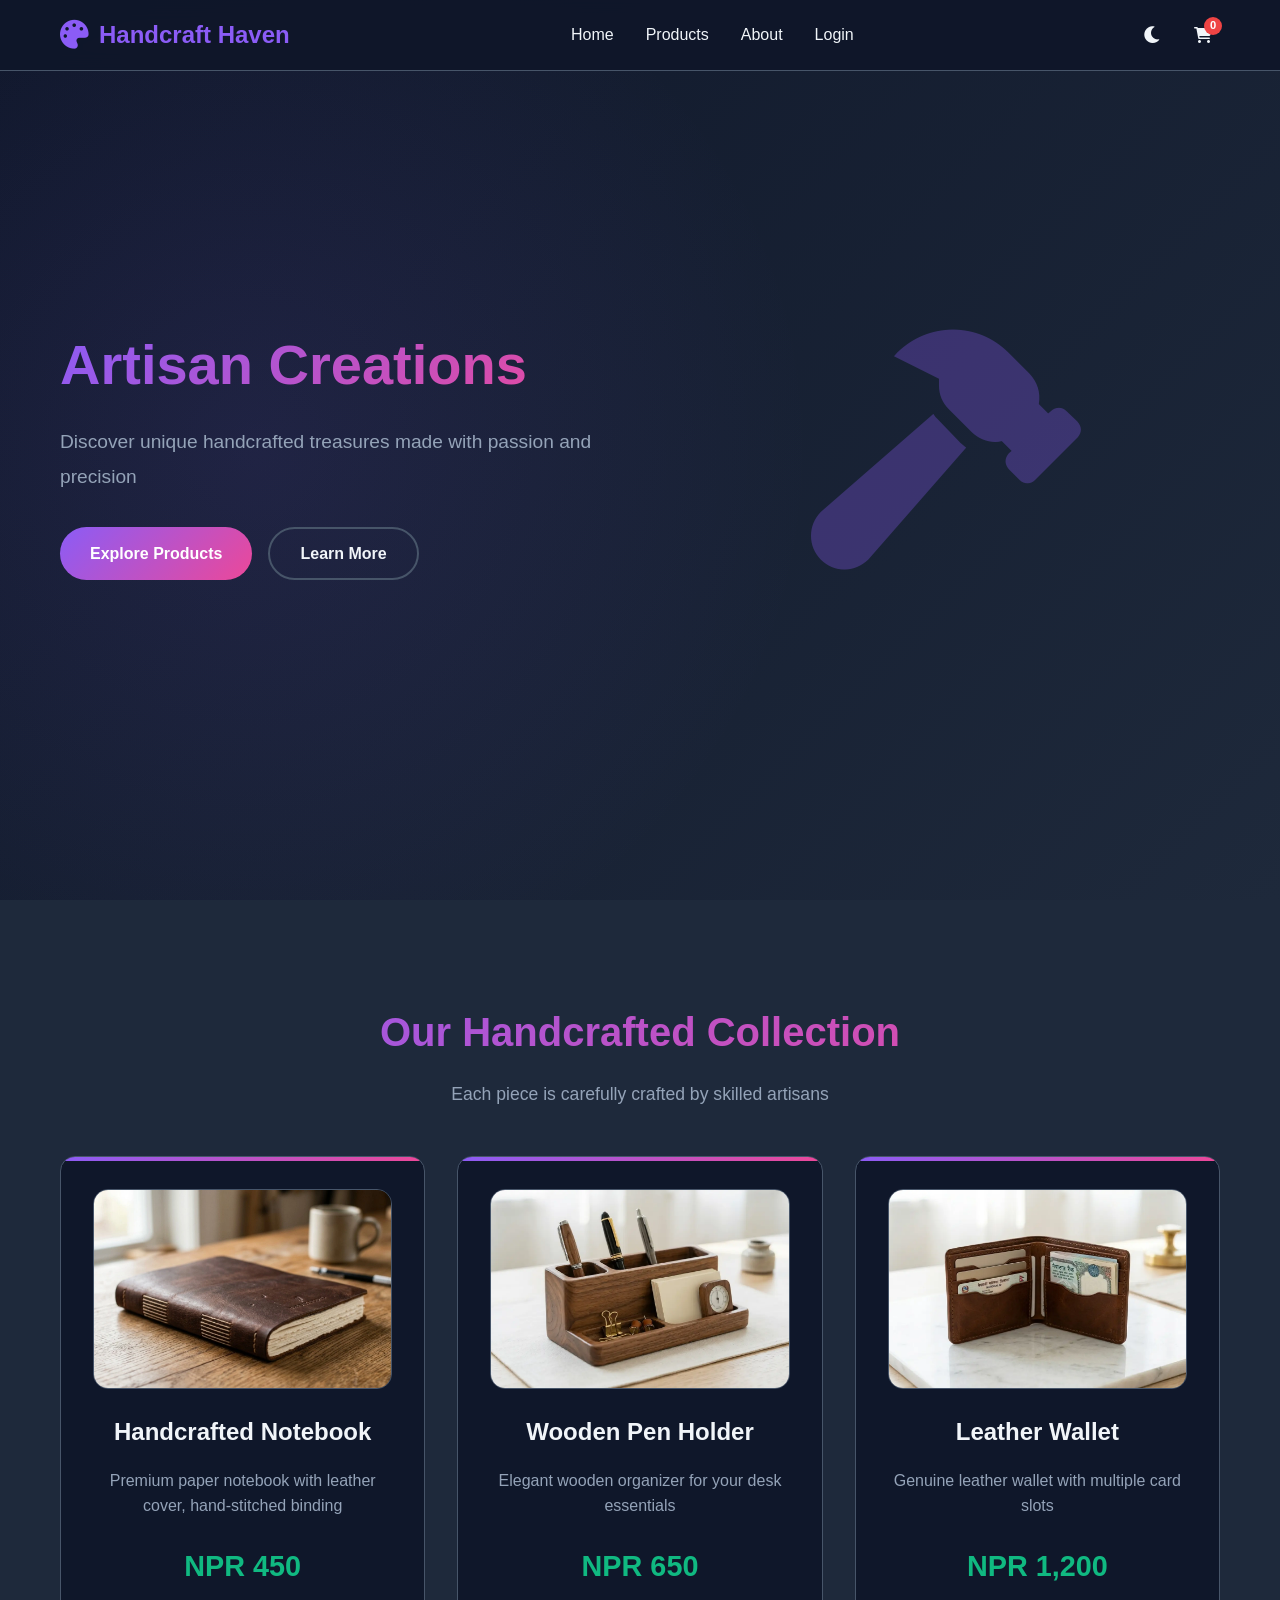
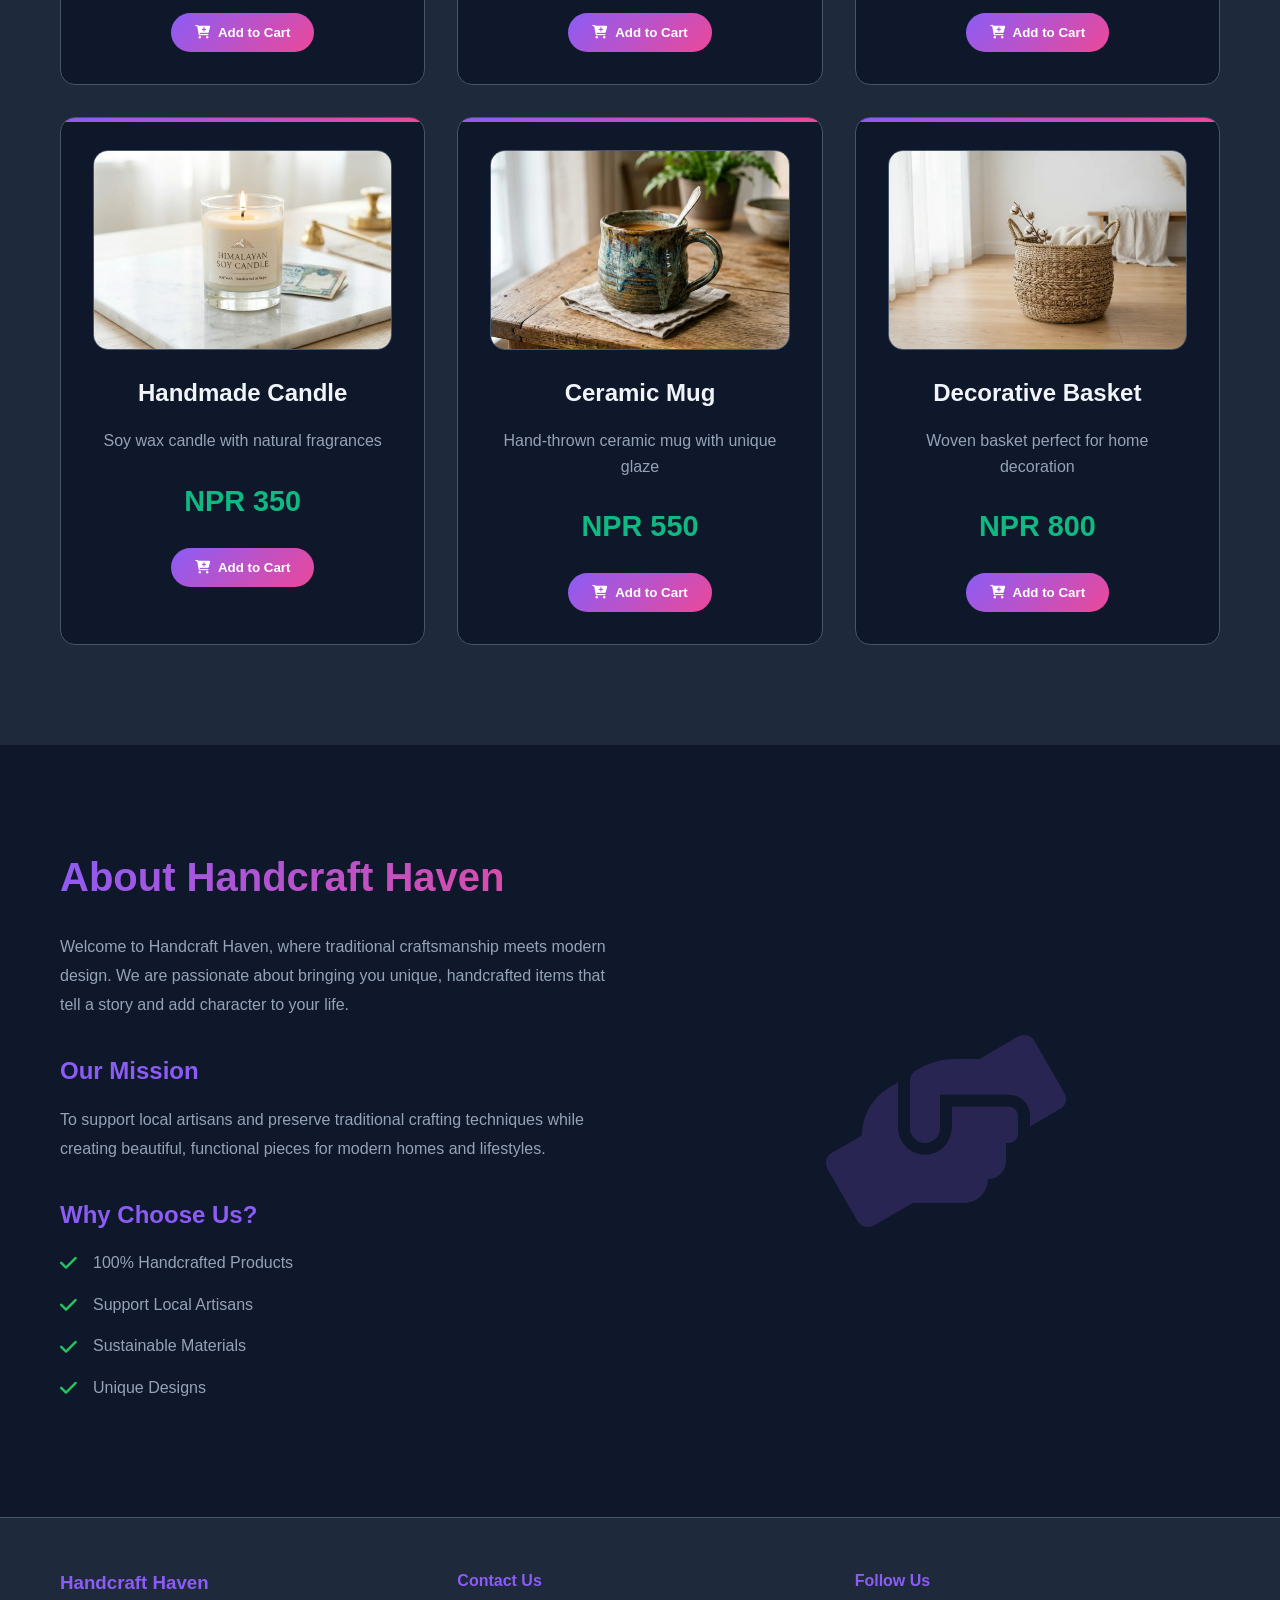
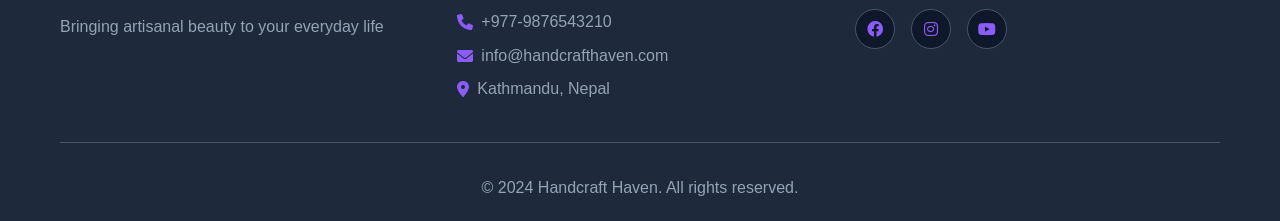
<file: index.html>
<!DOCTYPE html>
<html lang="en">
<head>
    <meta charset="UTF-8">
    <meta name="viewport" content="width=device-width, initial-scale=1.0">
    <title>Handcraft Haven - Artisan Creations</title>
    <link rel="stylesheet" href="style.css">
    <link rel="stylesheet" href="https://cdnjs.cloudflare.com/ajax/libs/font-awesome/6.0.0/css/all.min.css">
</head>
<body>
   
    <nav class="navbar">
        <div class="nav-container">
            <div class="nav-logo">
                <i class="fas fa-palette"></i>
                <span>Handcraft Haven</span>
            </div>
            <ul class="nav-menu">
                <li><a href="#home" class="nav-link">Home</a></li>
                <li><a href="#products" class="nav-link">Products</a></li>
                <li><a href="#about" class="nav-link">About</a></li>
                <li><a href="login.html" class="nav-link">Login</a></li>
            </ul>
            <div class="nav-actions">
                <button class="theme-toggle" id="themeToggle">
                    <i class="fas fa-moon" id="themeIcon"></i>
                </button>
                <div class="cart-icon" id="cartIcon">
                    <i class="fas fa-shopping-cart"></i>
                    <span class="cart-count" id="cartCount">0</span>
                </div>
                <div class="hamburger">
                    <span></span>
                    <span></span>
                    <span></span>
                </div>
            </div>
        </div>
    </nav>

    <section id="home" class="hero">
        <div class="hero-container">
            <div class="hero-content">
                <h1>Artisan Creations</h1>
                <p>Discover unique handcrafted treasures made with passion and precision</p>
                <div class="hero-buttons">
                    <a href="#products" class="btn-primary">Explore Products</a>
                    <a href="#about" class="btn-secondary">Learn More</a>
                </div>
            </div>
            <div class="hero-image">
                <i class="fas fa-hammer"></i>
            </div>
        </div>
    </section>

    <section id="products" class="products">
        <div class="container">
            <h2>Our Handcrafted Collection</h2>
            <p>Each piece is carefully crafted by skilled artisans</p>
            
            <div class="products-grid">
                <div class="product-card">
                    <div class="product-image">
                        <img src="images/notebook.webp" alt="Handcrafted Notebook">
                    </div>
                    <h3>Handcrafted Notebook</h3>
                    <p class="product-description">Premium paper notebook with leather cover, hand-stitched binding</p>
                    <div class="product-price">NPR 450</div>
                    <button class="btn-add-cart" onclick="addToCart('Handcrafted Notebook', 450)">
                        <i class="fas fa-cart-plus"></i>
                        Add to Cart
                    </button>
                </div>

                <div class="product-card">
                    <div class="product-image">
                        <img src="images/pen-holder.webp" alt="Wooden Pen Holder">
                    </div>
                    <h3>Wooden Pen Holder</h3>
                    <p class="product-description">Elegant wooden organizer for your desk essentials</p>
                    <div class="product-price">NPR 650</div>
                    <button class="btn-add-cart" onclick="addToCart('Wooden Pen Holder', 650)">
                        <i class="fas fa-cart-plus"></i>
                        Add to Cart
                    </button>
                </div>

                <div class="product-card">
                    <div class="product-image">
                        <img src="images/wallet.webp" alt="Leather Wallet">
                    </div>
                    <h3>Leather Wallet</h3>
                    <p class="product-description">Genuine leather wallet with multiple card slots</p>
                    <div class="product-price">NPR 1,200</div>
                    <button class="btn-add-cart" onclick="addToCart('Leather Wallet', 1200)">
                        <i class="fas fa-cart-plus"></i>
                        Add to Cart
                    </button>
                </div>

                <div class="product-card">
                    <div class="product-image">
                        <img src="images/candle.webp" alt="Handmade Candle">
                    </div>
                    <h3>Handmade Candle</h3>
                    <p class="product-description">Soy wax candle with natural fragrances</p>
                    <div class="product-price">NPR 350</div>
                    <button class="btn-add-cart" onclick="addToCart('Handmade Candle', 350)">
                        <i class="fas fa-cart-plus"></i>
                        Add to Cart
                    </button>
                </div>

                <div class="product-card">
                    <div class="product-image">
                        <img src="images/cup.webp" alt="Ceramic Mug">
                    </div>
                    <h3>Ceramic Mug</h3>
                    <p class="product-description">Hand-thrown ceramic mug with unique glaze</p>
                    <div class="product-price">NPR 550</div>
                    <button class="btn-add-cart" onclick="addToCart('Ceramic Mug', 550)">
                        <i class="fas fa-cart-plus"></i>
                        Add to Cart
                    </button>
                </div>

                <div class="product-card">
                    <div class="product-image">
                        <img src="images/basket.webp" alt="Decorative Basket">
                    </div>
                    <h3>Decorative Basket</h3>
                    <p class="product-description">Woven basket perfect for home decoration</p>
                    <div class="product-price">NPR 800</div>
                    <button class="btn-add-cart" onclick="addToCart('Decorative Basket', 800)">
                        <i class="fas fa-cart-plus"></i>
                        Add to Cart
                    </button>
                </div>
            </div>
        </div>
    </section>

    <section id="about" class="about">
        <div class="container">
            <div class="about-content">
                <div class="about-text">
                    <h2>About Handcraft Haven</h2>
                    <p>Welcome to Handcraft Haven, where traditional craftsmanship meets modern design. We are passionate about bringing you unique, handcrafted items that tell a story and add character to your life.</p>
                    
                    <h3>Our Mission</h3>
                    <p>To support local artisans and preserve traditional crafting techniques while creating beautiful, functional pieces for modern homes and lifestyles.</p>
                    
                    <h3>Why Choose Us?</h3>
                    <ul>
                        <li><i class="fas fa-check"></i> 100% Handcrafted Products</li>
                        <li><i class="fas fa-check"></i> Support Local Artisans</li>
                        <li><i class="fas fa-check"></i> Sustainable Materials</li>
                        <li><i class="fas fa-check"></i> Unique Designs</li>
                    </ul>
                </div>
                
                <div class="about-image">
                    <i class="fas fa-hands-helping"></i>
                </div>
            </div>
        </div>
    </section>

    <footer class="footer">
        <div class="container">
            <div class="footer-content">
                <div class="footer-section">
                    <h3>Handcraft Haven</h3>
                    <p>Bringing artisanal beauty to your everyday life</p>
                </div>
                <div class="footer-section">
                    <h4>Contact Us</h4>
                    <p><i class="fas fa-phone"></i> +977-9876543210</p>
                    <p><i class="fas fa-envelope"></i> info@handcrafthaven.com</p>
                    <p><i class="fas fa-map-marker-alt"></i> Kathmandu, Nepal</p>
                </div>
                <div class="footer-section">
                    <h4>Follow Us</h4>
                    <div class="social-links">
                        <a href="#"><i class="fab fa-facebook"></i></a>
                        <a href="#"><i class="fab fa-instagram"></i></a>
                        <a href="#"><i class="fab fa-youtube"></i></a>
                    </div>
                </div>
            </div>
            <div class="footer-bottom">
                <p>&copy; 2024 Handcraft Haven. All rights reserved.</p>
            </div>
        </div>
    </footer>

    <div class="cart-sidebar" id="cartSidebar">
        <div class="cart-header">
            <h3 class="cart-title">Shopping Cart</h3>
            <button class="close-cart" id="closeCart">
                <i class="fas fa-times"></i>
            </button>
        </div>
        <div class="cart-items" id="cartItems">
            <div class="empty-cart">
                <i class="fas fa-shopping-cart"></i>
                <p>Your cart is empty</p>
            </div>
        </div>
        <div class="cart-footer">
            <div class="cart-total">
                <span>Total:</span>
                <span class="total-price" id="totalPrice">NPR 0</span>
            </div>
            <button class="checkout-btn" id="checkoutBtn">Proceed to Checkout</button>
        </div>
    </div>

    <div class="overlay" id="overlay"></div>

    <script src="script.js"></script>
</body>
</html>
</file>
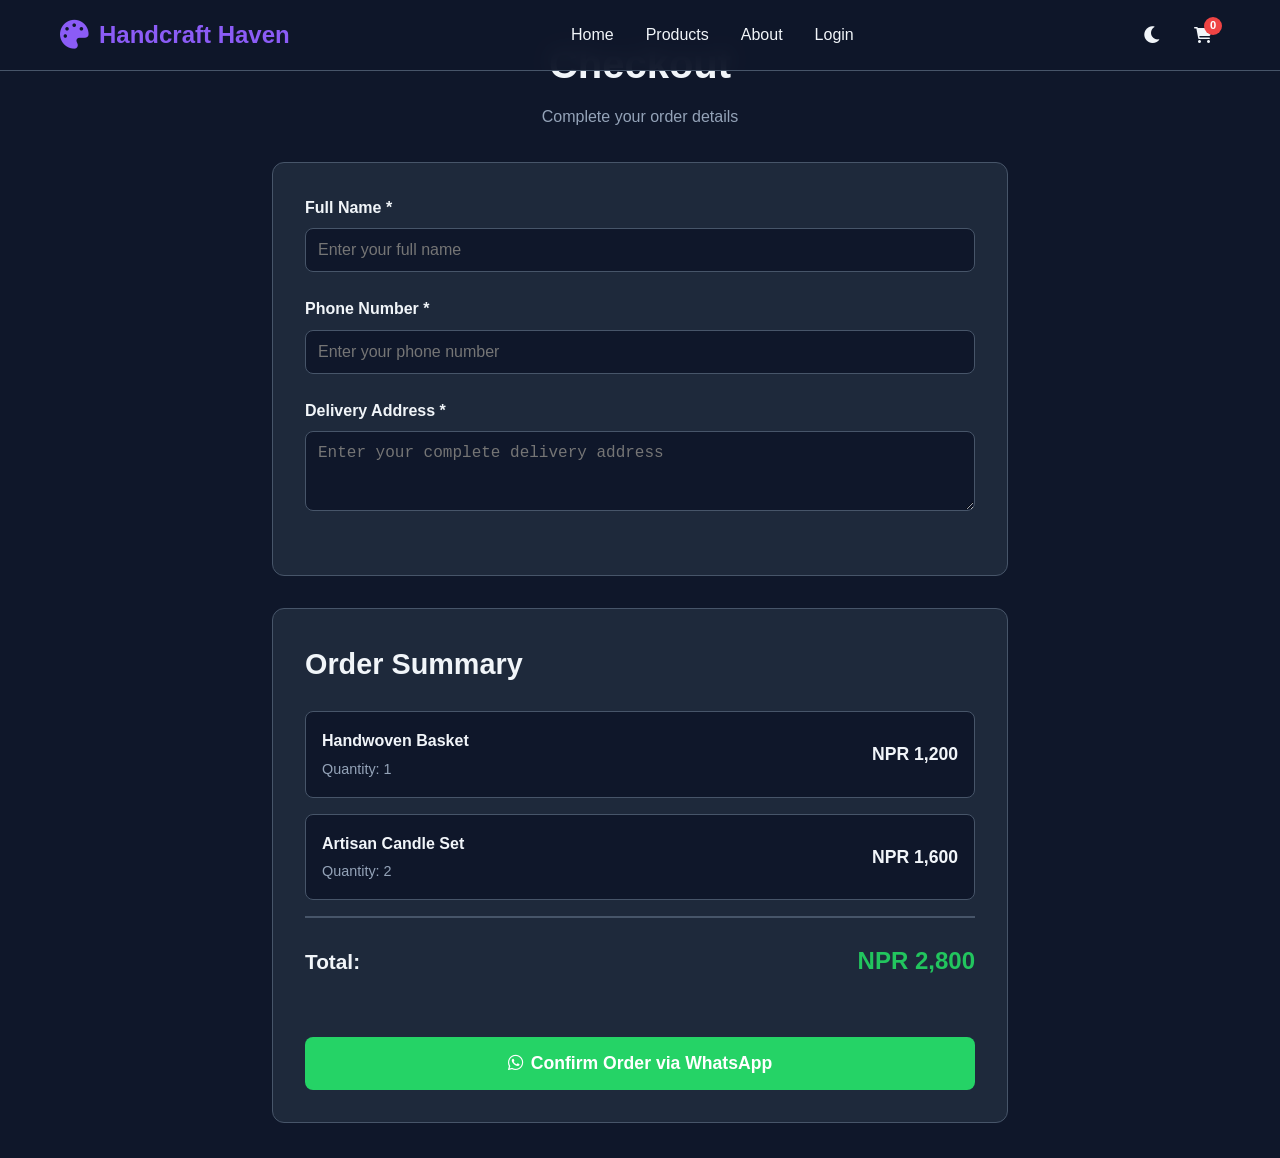
<file: checkout.html>
<!DOCTYPE html>
<html lang="en">
<head>
    <meta charset="UTF-8">
    <meta name="viewport" content="width=device-width, initial-scale=1.0">
    <title>Checkout - Handcraft Haven</title>
    <link rel="stylesheet" href="style.css">
    <link rel="stylesheet" href="https://cdnjs.cloudflare.com/ajax/libs/font-awesome/6.0.0/css/all.min.css">
    <style>
        .checkout-container {
            max-width: 800px;
            margin: 0 auto;
            padding: 2rem;
            min-height: 100vh;
        }
        
        .checkout-header {
            text-align: center;
            margin-bottom: 2rem;
        }
        
        .checkout-header h1 {
            color: var(--text-primary);
            font-size: 2.5rem;
            margin-bottom: 0.5rem;
        }
        
        .checkout-form {
            background: var(--dark-surface);
            padding: 2rem;
            border-radius: 12px;
            margin-bottom: 2rem;
            border: 1px solid var(--border-color);
        }
        
        .form-group {
            margin-bottom: 1.5rem;
        }
        
        .form-group label {
            display: block;
            color: var(--text-primary);
            font-weight: 600;
            margin-bottom: 0.5rem;
        }
        
        .form-group input,
        .form-group textarea {
            width: 100%;
            padding: 0.75rem;
            background: var(--dark-bg);
            border: 1px solid var(--border-color);
            border-radius: 8px;
            color: var(--text-primary);
            font-size: 1rem;
            transition: border-color 0.3s ease;
        }
        
        .form-group input:focus,
        .form-group textarea:focus {
            outline: none;
            border-color: var(--primary-color);
        }
        
        .order-summary {
            background: var(--dark-surface);
            padding: 2rem;
            border-radius: 12px;
            border: 1px solid var(--border-color);
        }
        
        .order-summary h2 {
            color: var(--text-primary);
            margin-bottom: 1.5rem;
            font-size: 1.8rem;
        }
        
        .order-item {
            display: flex;
            justify-content: space-between;
            align-items: center;
            padding: 1rem;
            background: var(--dark-bg);
            border-radius: 8px;
            margin-bottom: 1rem;
            border: 1px solid var(--border-color);
        }
        
        .order-item-info {
            flex: 1;
        }
        
        .order-item-name {
            color: var(--text-primary);
            font-weight: 600;
            margin-bottom: 0.25rem;
        }
        
        .order-item-quantity {
            color: var(--text-secondary);
            font-size: 0.9rem;
        }
        
        .order-item-price {
            color: var(--text-primary);
            font-weight: 600;
            font-size: 1.1rem;
        }
        
        .order-total {
            display: flex;
            justify-content: space-between;
            align-items: center;
            padding: 1.5rem 0;
            border-top: 2px solid var(--border-color);
            margin-top: 1rem;
        }
        
        .order-total-label {
            color: var(--text-primary);
            font-size: 1.3rem;
            font-weight: 600;
        }
        
        .order-total-amount {
            color: var(--success-color);
            font-size: 1.5rem;
            font-weight: 700;
        }
        
        .whatsapp-button {
            width: 100%;
            padding: 1rem 2rem;
            background: #25d366;
            color: white;
            border: none;
            border-radius: 8px;
            font-size: 1.1rem;
            font-weight: 600;
            cursor: pointer;
            transition: all 0.3s ease;
            display: flex;
            align-items: center;
            justify-content: center;
            gap: 0.5rem;
            margin-top: 2rem;
        }
        
        .whatsapp-button:hover {
            background: #128c7e;
            transform: translateY(-2px);
        }
        
        .empty-cart {
            text-align: center;
            padding: 2rem;
            color: var(--text-secondary);
        }
        
        .empty-cart i {
            font-size: 3rem;
            margin-bottom: 1rem;
            opacity: 0.5;
        }
        
        @media (max-width: 768px) {
            .checkout-container {
                padding: 1rem;
            }
            
            .checkout-form,
            .order-summary {
                padding: 1.5rem;
            }
            
            .checkout-header h1 {
                font-size: 2rem;
            }
        }
    </style>
</head>
<body>
    <nav class="navbar">
        <div class="nav-container">
            <div class="nav-logo">
                <i class="fas fa-palette"></i>
                <span>Handcraft Haven</span>
            </div>
            <ul class="nav-menu">
                <li><a href="index.html" class="nav-link">Home</a></li>
                <li><a href="#products" class="nav-link">Products</a></li>
                <li><a href="#about" class="nav-link">About</a></li>
                <li><a href="login.html" class="nav-link">Login</a></li>
            </ul>
            <div class="nav-actions">
                <button class="theme-toggle" id="themeToggle">
                    <i class="fas fa-moon" id="themeIcon"></i>
                </button>
                <div class="cart-icon" id="cartIcon">
                    <i class="fas fa-shopping-cart"></i>
                    <span class="cart-count" id="cartCount">0</span>
                </div>
            </div>
        </div>
    </nav>

    <div class="checkout-container">
        <div class="checkout-header">
            <h1>Checkout</h1>
            <p style="color: var(--text-secondary);">Complete your order details</p>
        </div>

        <form class="checkout-form" id="checkoutForm">
            <div class="form-group">
                <label for="fullName">Full Name *</label>
                <input type="text" id="fullName" name="fullName" required placeholder="Enter your full name">
            </div>
            
            <div class="form-group">
                <label for="phoneNumber">Phone Number *</label>
                <input type="tel" id="phoneNumber" name="phoneNumber" required placeholder="Enter your phone number">
            </div>
            
            <div class="form-group">
                <label for="deliveryAddress">Delivery Address *</label>
                <textarea id="deliveryAddress" name="deliveryAddress" rows="3" required placeholder="Enter your complete delivery address"></textarea>
            </div>
        </form>

        <div class="order-summary">
            <h2>Order Summary</h2>
            <div id="orderItems"></div>
            <div class="order-total">
                <span class="order-total-label">Total:</span>
                <span class="order-total-amount" id="totalAmount">NPR 0</span>
            </div>
            <button class="whatsapp-button" id="whatsappButton">
                <i class="fab fa-whatsapp"></i>
                Confirm Order via WhatsApp
            </button>
        </div>
    </div>

    <script>
        // Sample cart data - in real implementation, this would come from sessionStorage or global variable
        let cartItems = [];
        
        // Try to get cart from sessionStorage first
        try {
            const sessionCart = sessionStorage.getItem('cart');
            if (sessionCart) {
                cartItems = JSON.parse(sessionCart);
            }
        } catch (e) {
            console.log('Could not read cart from sessionStorage');
        }
        
        // Fallback hardcoded sample items if cart is empty
        if (cartItems.length === 0) {
            cartItems = [
                { id: 1, name: 'Handwoven Basket', price: 1200, quantity: 1 },
                { id: 2, name: 'Artisan Candle Set', price: 800, quantity: 2 }
            ];
        }
        
        function renderOrderSummary() {
            const orderItemsContainer = document.getElementById('orderItems');
            const totalAmountElement = document.getElementById('totalAmount');
            
            if (cartItems.length === 0) {
                orderItemsContainer.innerHTML = `
                    <div class="empty-cart">
                        <i class="fas fa-shopping-cart"></i>
                        <p>Your cart is empty</p>
                    </div>
                `;
                totalAmountElement.textContent = 'NPR 0';
                return;
            }
            
            let total = 0;
            let itemsHTML = '';
            
            cartItems.forEach(item => {
                const itemTotal = item.price * item.quantity;
                total += itemTotal;
                
                itemsHTML += `
                    <div class="order-item">
                        <div class="order-item-info">
                            <div class="order-item-name">${item.name}</div>
                            <div class="order-item-quantity">Quantity: ${item.quantity}</div>
                        </div>
                        <div class="order-item-price">NPR ${itemTotal.toLocaleString()}</div>
                    </div>
                `;
            });
            
            orderItemsContainer.innerHTML = itemsHTML;
            totalAmountElement.textContent = `NPR ${total.toLocaleString()}`;
        }
        
        function formatWhatsAppMessage() {
            const fullName = document.getElementById('fullName').value.trim();
            const phoneNumber = document.getElementById('phoneNumber').value.trim();
            const deliveryAddress = document.getElementById('deliveryAddress').value.trim();
            
            if (!fullName || !phoneNumber || !deliveryAddress) {
                alert('Please fill in all required fields');
                return null;
            }
            
            let message = `Hello! New order from ${fullName}, Phone: ${phoneNumber}, Address: ${deliveryAddress}, Items: `;
            
            if (cartItems.length === 0) {
                message += 'No items in cart';
            } else {
                const itemDescriptions = cartItems.map(item => 
                    `${item.name} (Qty: ${item.quantity}, NPR ${(item.price * item.quantity).toLocaleString()})`
                );
                message += itemDescriptions.join(', ');
            }
            
            const total = cartItems.reduce((sum, item) => sum + (item.price * item.quantity), 0);
            message += `, Total: NPR ${total.toLocaleString()}`;
            
            return encodeURIComponent(message);
        }
        
        // Event Listeners
        document.getElementById('whatsappButton').addEventListener('click', function() {
            const message = formatWhatsAppMessage();
            if (message) {
                const whatsappUrl = `https://wa.me/9779847244773?text=${message}`;
                window.open(whatsappUrl, '_blank');
            }
        });
        
        // Theme toggle functionality
        document.getElementById('themeToggle').addEventListener('click', function() {
            document.body.classList.toggle('light-mode');
            const icon = document.getElementById('themeIcon');
            if (document.body.classList.contains('light-mode')) {
                icon.classList.remove('fa-moon');
                icon.classList.add('fa-sun');
            } else {
                icon.classList.remove('fa-sun');
                icon.classList.add('fa-moon');
            }
        });
        
        // Initialize the page
        document.addEventListener('DOMContentLoaded', function() {
            renderOrderSummary();
        });
    </script>
</body>
</html>
</file>
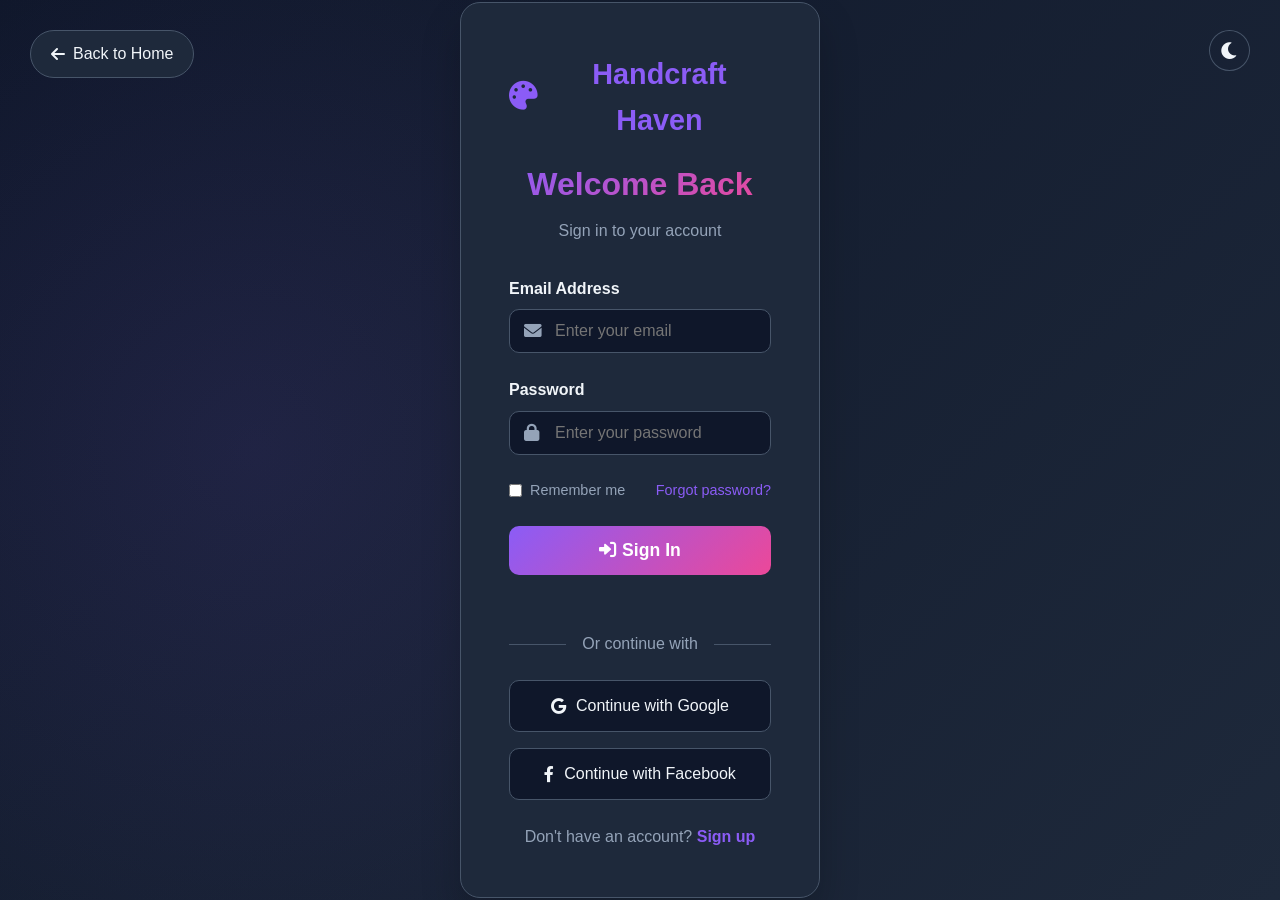
<file: login.html>
<!DOCTYPE html>
<html lang="en">
<head>
    <meta charset="UTF-8">
    <meta name="viewport" content="width=device-width, initial-scale=1.0">
    <title>Login - Handcraft Haven</title>
    <link rel="stylesheet" href="style.css">
    <link rel="stylesheet" href="https://cdnjs.cloudflare.com/ajax/libs/font-awesome/6.0.0/css/all.min.css">
    <style>
        .login-section {
            min-height: 100vh;
            display: flex;
            align-items: center;
            justify-content: center;
            background: linear-gradient(135deg, var(--dark-bg) 0%, var(--dark-surface) 100%);
            position: relative;
            overflow: hidden;
        }

        body.light-mode .login-section {
            background: linear-gradient(135deg, var(--light-bg) 0%, var(--light-surface) 100%);
        }

        .login-section::before {
            content: '';
            position: absolute;
            top: 0;
            left: 0;
            right: 0;
            bottom: 0;
            background: radial-gradient(circle at 20% 50%, rgba(139, 92, 246, 0.1) 0%, transparent 50%);
        }

        .login-container {
            position: relative;
            z-index: 1;
            width: 100%;
            max-width: 400px;
            padding: 0 20px;
        }

        .login-card {
            background-color: var(--dark-surface);
            border: 1px solid var(--border-color);
            border-radius: 20px;
            padding: 3rem;
            box-shadow: 0 20px 40px rgba(0, 0, 0, 0.2);
            backdrop-filter: blur(10px);
        }

        body.light-mode .login-card {
            background-color: var(--light-bg);
            border: 1px solid var(--light-border-color);
            box-shadow: 0 20px 40px rgba(0, 0, 0, 0.1);
        }

        .login-header {
            text-align: center;
            margin-bottom: 2rem;
        }

        .login-logo {
            display: flex;
            align-items: center;
            justify-content: center;
            gap: 10px;
            font-size: 1.8rem;
            font-weight: bold;
            color: var(--primary-color);
            margin-bottom: 1rem;
        }

        .login-title {
            font-size: 2rem;
            font-weight: bold;
            margin-bottom: 0.5rem;
            background: linear-gradient(135deg, var(--primary-color), var(--secondary-color));
            -webkit-background-clip: text;
            -webkit-text-fill-color: transparent;
            background-clip: text;
        }

        .login-subtitle {
            color: var(--text-secondary);
            font-size: 1rem;
        }

        .login-form {
            margin-bottom: 2rem;
        }

        .form-group {
            margin-bottom: 1.5rem;
        }

        .form-group label {
            display: block;
            margin-bottom: 0.5rem;
            font-weight: 600;
            color: var(--text-primary);
        }

        .input-group {
            position: relative;
        }

        .input-group i {
            position: absolute;
            left: 15px;
            top: 50%;
            transform: translateY(-50%);
            color: var(--text-secondary);
            font-size: 1.1rem;
        }

        .form-group input {
            width: 100%;
            padding: 12px 15px 12px 45px;
            border: 1px solid var(--border-color);
            border-radius: 10px;
            background-color: var(--dark-bg);
            color: var(--text-primary);
            font-size: 1rem;
            transition: all 0.3s ease;
        }

        body.light-mode .form-group input {
            background-color: var(--light-surface);
            border: 1px solid var(--light-border-color);
            color: var(--light-text-primary);
        }

        .form-group input:focus {
            outline: none;
            border-color: var(--primary-color);
            box-shadow: 0 0 0 3px rgba(139, 92, 246, 0.1);
        }

        .remember-forgot {
            display: flex;
            justify-content: space-between;
            align-items: center;
            margin-bottom: 1.5rem;
            font-size: 0.9rem;
        }

        .remember-me {
            display: flex;
            align-items: center;
            gap: 8px;
            color: var(--text-secondary);
        }

        .remember-me input[type="checkbox"] {
            accent-color: var(--primary-color);
        }

        .forgot-password {
            color: var(--primary-color);
            text-decoration: none;
            transition: color 0.3s ease;
        }

        .forgot-password:hover {
            color: var(--secondary-color);
        }

        .login-btn {
            width: 100%;
            background: linear-gradient(135deg, var(--primary-color), var(--secondary-color));
            color: white;
            border: none;
            padding: 14px;
            border-radius: 10px;
            font-size: 1.1rem;
            font-weight: bold;
            cursor: pointer;
            transition: all 0.3s ease;
            margin-bottom: 1.5rem;
        }

        .login-btn:hover {
            transform: translateY(-2px);
            box-shadow: 0 10px 25px rgba(139, 92, 246, 0.3);
        }

        .divider {
            text-align: center;
            margin: 1.5rem 0;
            position: relative;
        }

        .divider::before {
            content: '';
            position: absolute;
            top: 50%;
            left: 0;
            right: 0;
            height: 1px;
            background-color: var(--border-color);
        }

        .divider span {
            background-color: var(--dark-surface);
            color: var(--text-secondary);
            padding: 0 1rem;
            position: relative;
        }

        body.light-mode .divider span {
            background-color: var(--light-bg);
        }

        .social-login {
            display: flex;
            flex-direction: column;
            gap: 1rem;
        }

        .social-btn {
            display: flex;
            align-items: center;
            justify-content: center;
            gap: 10px;
            padding: 12px;
            border: 1px solid var(--border-color);
            border-radius: 10px;
            background-color: var(--dark-bg);
            color: var(--text-primary);
            text-decoration: none;
            font-weight: 500;
            transition: all 0.3s ease;
        }

        body.light-mode .social-btn {
            background-color: var(--light-surface);
            border: 1px solid var(--light-border-color);
            color: var(--light-text-primary);
        }

        .social-btn:hover {
            border-color: var(--primary-color);
            transform: translateY(-2px);
        }

        .social-btn.google:hover {
            background-color: #ea4335;
            color: white;
            border-color: #ea4335;
        }

        .social-btn.facebook:hover {
            background-color: #1877f2;
            color: white;
            border-color: #1877f2;
        }

        .signup-link {
            text-align: center;
            color: var(--text-secondary);
            margin-top: 1.5rem;
        }

        .signup-link a {
            color: var(--primary-color);
            text-decoration: none;
            font-weight: 600;
            transition: color 0.3s ease;
        }

        .signup-link a:hover {
            color: var(--secondary-color);
        }

        .back-to-home {
            position: absolute;
            top: 30px;
            left: 30px;
            display: flex;
            align-items: center;
            gap: 8px;
            color: var(--text-primary);
            text-decoration: none;
            padding: 10px 20px;
            border: 1px solid var(--border-color);
            border-radius: 50px;
            background-color: var(--dark-surface);
            transition: all 0.3s ease;
            z-index: 10;
        }

        body.light-mode .back-to-home {
            background-color: var(--light-bg);
            border: 1px solid var(--light-border-color);
            color: var(--light-text-primary);
        }

        .back-to-home:hover {
            border-color: var(--primary-color);
            color: var(--primary-color);
            transform: translateY(-2px);
        }

        .error-message {
            color: var(--error-color);
            font-size: 0.9rem;
            margin-top: 0.5rem;
            display: none;
        }

        .form-group.error input {
            border-color: var(--error-color);
        }

        .form-group.error .error-message {
            display: block;
        }

        .success-notification {
            position: fixed;
            top: 100px;
            right: 20px;
            background: linear-gradient(135deg, #22c55e, #16a34a);
            color: white;
            padding: 15px 25px;
            border-radius: 10px;
            box-shadow: 0 10px 25px rgba(34, 197, 94, 0.3);
            z-index: 10000;
            font-weight: 600;
            animation: slideIn 0.3s ease-out;
            max-width: 300px;
            display: none;
        }

        @keyframes slideIn {
            from {
                opacity: 0;
                transform: translateX(100px);
            }
            to {
                opacity: 1;
                transform: translateX(0);
            }
        }

        @keyframes slideOut {
            from {
                opacity: 1;
                transform: translateX(0);
            }
            to {
                opacity: 0;
                transform: translateX(100px);
            }
        }

        @media (max-width: 768px) {
            .login-container {
                padding: 0 15px;
            }

            .login-card {
                padding: 2rem;
            }

            .back-to-home {
                top: 20px;
                left: 20px;
                padding: 8px 16px;
            }

            .login-title {
                font-size: 1.5rem;
            }
        }
    </style>
</head>
<body>
    <section class="login-section">
        <a href="index.html" class="back-to-home">
            <i class="fas fa-arrow-left"></i>
            Back to Home
        </a>

        <div class="login-container">
            <div class="login-card">
                <div class="login-header">
                    <div class="login-logo">
                        <i class="fas fa-palette"></i>
                        <span>Handcraft Haven</span>
                    </div>
                    <h1 class="login-title">Welcome Back</h1>
                    <p class="login-subtitle">Sign in to your account</p>
                </div>

                <form class="login-form" id="loginForm">
                    <div class="form-group">
                        <label for="email">Email Address</label>
                        <div class="input-group">
                            <i class="fas fa-envelope"></i>
                            <input type="email" id="email" name="email" placeholder="Enter your email" required>
                        </div>
                        <span class="error-message">Please enter a valid email address</span>
                    </div>

                    <div class="form-group">
                        <label for="password">Password</label>
                        <div class="input-group">
                            <i class="fas fa-lock"></i>
                            <input type="password" id="password" name="password" placeholder="Enter your password" required>
                        </div>
                        <span class="error-message">Please enter your password</span>
                    </div>

                    <div class="remember-forgot">
                        <label class="remember-me">
                            <input type="checkbox" name="remember">
                            <span>Remember me</span>
                        </label>
                        <a href="#" class="forgot-password">Forgot password?</a>
                    </div>

                    <button type="submit" class="login-btn">
                        <i class="fas fa-sign-in-alt"></i>
                        Sign In
                    </button>
                </form>

                <div class="divider">
                    <span>Or continue with</span>
                </div>

                <div class="social-login">
                    <a href="#" class="social-btn google" onclick="socialLogin('google')">
                        <i class="fab fa-google"></i>
                        Continue with Google
                    </a>
                    <a href="#" class="social-btn facebook" onclick="socialLogin('facebook')">
                        <i class="fab fa-facebook-f"></i>
                        Continue with Facebook
                    </a>
                </div>

                <div class="signup-link">
                    Don't have an account? <a href="#">Sign up</a>
                </div>
            </div>
        </div>

        <div class="success-notification" id="successNotification">
            Login successful! Redirecting...
        </div>
    </section>

    <script>
        // Login Page JavaScript
        class LoginPage {
            constructor() {
                this.loginForm = document.getElementById('loginForm');
                this.successNotification = document.getElementById('successNotification');
                this.init();
            }

            init() {
                this.setupFormValidation();
                this.setupThemeToggle();
            }

            setupFormValidation() {
                this.loginForm.addEventListener('submit', (e) => {
                    e.preventDefault();
                    this.handleLogin();
                });

                const inputs = this.loginForm.querySelectorAll('input');
                inputs.forEach(input => {
                    input.addEventListener('blur', () => this.validateField(input));
                    input.addEventListener('input', () => {
                        if (input.parentElement.classList.contains('error')) {
                            this.validateField(input);
                        }
                    });
                });
            }

            validateField(field) {
                const formGroup = field.closest('.form-group');
                const value = field.value.trim();

                formGroup.classList.remove('error');

                if (!value) {
                    formGroup.classList.add('error');
                    return false;
                }

                if (field.type === 'email') {
                    const emailRegex = /^[^\s@]+@[^\s@]+\.[^\s@]+$/;
                    if (!emailRegex.test(value)) {
                        formGroup.classList.add('error');
                        return false;
                    }
                }

                return true;
            }

            validateForm() {
                const inputs = this.loginForm.querySelectorAll('input[required]');
                let isValid = true;

                inputs.forEach(input => {
                    if (!this.validateField(input)) {
                        isValid = false;
                    }
                });

                return isValid;
            }

            handleLogin() {
                if (!this.validateForm()) {
                    this.showError('Please fill in all fields correctly');
                    return;
                }

                const formData = {
                    email: document.getElementById('email').value.trim(),
                    password: document.getElementById('password').value.trim(),
                    remember: document.querySelector('input[name="remember"]').checked
                };

                // Simulate login process
                this.simulateLogin(formData);
            }

            simulateLogin(formData) {
                // Show success notification
                this.showSuccessNotification();

                // Store login session (demo)
                if (formData.remember) {
                    localStorage.setItem('rememberedUser', formData.email);
                }

                // Redirect to home after delay
                setTimeout(() => {
                    window.location.href = 'index.html';
                }, 2000);
            }

            showSuccessNotification() {
                this.successNotification.style.display = 'block';
                
                setTimeout(() => {
                    this.successNotification.style.animation = 'slideOut 0.3s ease-out';
                    setTimeout(() => {
                        this.successNotification.style.display = 'none';
                        this.successNotification.style.animation = 'slideIn 0.3s ease-out';
                    }, 300);
                }, 1800);
            }

            showError(message) {
                const notification = document.createElement('div');
                notification.className = 'notification';
                notification.textContent = message;
                
                notification.style.cssText = `
                    position: fixed;
                    top: 100px;
                    right: 20px;
                    background: linear-gradient(135deg, #ef4444, #dc2626);
                    color: white;
                    padding: 15px 25px;
                    border-radius: 10px;
                    box-shadow: 0 10px 25px rgba(239, 68, 68, 0.3);
                    z-index: 10000;
                    font-weight: 600;
                    animation: slideIn 0.3s ease-out;
                    max-width: 300px;
                `;
                
                document.body.appendChild(notification);
                
                setTimeout(() => {
                    notification.style.animation = 'slideOut 0.3s ease-out';
                    setTimeout(() => {
                        notification.remove();
                    }, 300);
                }, 3000);
            }

            setupThemeToggle() {
                // Check for existing theme toggle in nav (if present)
                const existingToggle = document.getElementById('themeToggle');
                if (existingToggle) return;

                // Create theme toggle for login page
                const themeToggle = document.createElement('button');
                themeToggle.className = 'theme-toggle';
                themeToggle.innerHTML = '<i class="fas fa-moon" id="themeIcon"></i>';
                themeToggle.style.cssText = `
                    position: fixed;
                    top: 30px;
                    right: 30px;
                    background: none;
                    border: 1px solid var(--border-color);
                    color: var(--text-primary);
                    font-size: 1.2rem;
                    cursor: pointer;
                    padding: 10px;
                    border-radius: 50%;
                    transition: all 0.3s ease;
                    display: flex;
                    align-items: center;
                    justify-content: center;
                    z-index: 10;
                `;

                document.body.appendChild(themeToggle);

                const themeIcon = document.getElementById('themeIcon');
                const body = document.body;

                // Load saved theme
                const savedTheme = localStorage.getItem('theme');
                if (savedTheme === 'light') {
                    body.classList.add('light-mode');
                    themeIcon.className = 'fas fa-sun';
                }

                themeToggle.addEventListener('click', () => {
                    const isLightMode = body.classList.toggle('light-mode');
                    
                    if (isLightMode) {
                        themeIcon.className = 'fas fa-sun';
                        localStorage.setItem('theme', 'light');
                    } else {
                        themeIcon.className = 'fas fa-moon';
                        localStorage.setItem('theme', 'dark');
                    }
                });

                themeToggle.addEventListener('mouseenter', () => {
                    themeToggle.style.backgroundColor = 'rgba(139, 92, 246, 0.1)';
                    themeToggle.style.color = 'var(--primary-color)';
                });

                themeToggle.addEventListener('mouseleave', () => {
                    themeToggle.style.backgroundColor = 'transparent';
                    themeToggle.style.color = 'var(--text-primary)';
                });
            }
        }

        // Social login functions
        function socialLogin(provider) {
            const notification = document.createElement('div');
            notification.className = 'notification';
            notification.textContent = `${provider.charAt(0).toUpperCase() + provider.slice(1)} login is a demo feature`;
            
            notification.style.cssText = `
                position: fixed;
                top: 100px;
                right: 20px;
                background: linear-gradient(135deg, #f59e0b, #d97706);
                color: white;
                padding: 15px 25px;
                border-radius: 10px;
                box-shadow: 0 10px 25px rgba(245, 158, 11, 0.3);
                z-index: 10000;
                font-weight: 600;
                animation: slideIn 0.3s ease-out;
                max-width: 300px;
            `;
            
            document.body.appendChild(notification);
            
            setTimeout(() => {
                notification.style.animation = 'slideOut 0.3s ease-out';
                setTimeout(() => {
                    notification.remove();
                }, 300);
            }, 3000);
        }

        // Initialize login page
        const loginPage = new LoginPage();

        // Check for remembered user
        const rememberedUser = localStorage.getItem('rememberedUser');
        if (rememberedUser) {
            document.getElementById('email').value = rememberedUser;
            document.querySelector('input[name="remember"]').checked = true;
        }

        // Forgot password handler
        document.querySelector('.forgot-password').addEventListener('click', (e) => {
            e.preventDefault();
            const notification = document.createElement('div');
            notification.className = 'notification';
            notification.textContent = 'Password reset is a demo feature';
            
            notification.style.cssText = `
                position: fixed;
                top: 100px;
                right: 20px;
                background: linear-gradient(135deg, #3b82f6, #2563eb);
                color: white;
                padding: 15px 25px;
                border-radius: 10px;
                box-shadow: 0 10px 25px rgba(59, 130, 246, 0.3);
                z-index: 10000;
                font-weight: 600;
                animation: slideIn 0.3s ease-out;
                max-width: 300px;
            `;
            
            document.body.appendChild(notification);
            
            setTimeout(() => {
                notification.style.animation = 'slideOut 0.3s ease-out';
                setTimeout(() => {
                    notification.remove();
                }, 300);
            }, 3000);
        });

        // Signup link handler
        document.querySelector('.signup-link a').addEventListener('click', (e) => {
            e.preventDefault();
            const notification = document.createElement('div');
            notification.className = 'notification';
            notification.textContent = 'Signup is a demo feature';
            
            notification.style.cssText = `
                position: fixed;
                top: 100px;
                right: 20px;
                background: linear-gradient(135deg, #10b981, #059669);
                color: white;
                padding: 15px 25px;
                border-radius: 10px;
                box-shadow: 0 10px 25px rgba(16, 185, 129, 0.3);
                z-index: 10000;
                font-weight: 600;
                animation: slideIn 0.3s ease-out;
                max-width: 300px;
            `;
            
            document.body.appendChild(notification);
            
            setTimeout(() => {
                notification.style.animation = 'slideOut 0.3s ease-out';
                setTimeout(() => {
                    notification.remove();
                }, 300);
            }, 3000);
        });
    </script>
</body>
</html>
</file>
<file: style.css>
* {
    margin: 0;
    padding: 0;
    box-sizing: border-box;
}

:root {
  --primary-color: #8b5cf6;
  --secondary-color: #ec4899;
  --accent-color: #10b981;
  --success-color: #22c55e;
  --warning-color: #f59e0b;
  --error-color: #ef4444;
  
  --dark-bg: #0f172a;
  --dark-surface: #1e293b;
  --dark-surface-light: #334155;
  --text-primary: #f1f5f9;
  --text-secondary: #94a3b8;
  --border-color: #475569;
  
  --light-bg: #ffffff;
  --light-surface: #f8fafc;
  --light-surface-light: #e2e8f0;
  --light-text-primary: #1e293b;
  --light-text-secondary: #64748b;
  --light-border-color: #cbd5e1;
}

body {
  background-color: var(--dark-bg);
  color: var(--text-primary);
}

body.light-mode {
  background-color: var(--light-bg);
  color: var(--light-text-primary);
}

body.light-mode .navbar {
  background-color: rgba(255, 255, 255, 0.95);
  border-bottom: 1px solid var(--light-border-color);
}

body.light-mode .nav-logo,
body.light-mode .nav-link:hover {
  color: var(--primary-color);
}

body.light-mode .nav-link {
  color: var(--light-text-primary);
}

body.light-mode .hamburger span {
  background-color: var(--light-text-primary);
}

body.light-mode .hero {
  background: linear-gradient(135deg, var(--light-bg) 0%, var(--light-surface) 100%);
}

body.light-mode .hero::before {
  background: radial-gradient(circle at 20% 50%, rgba(139, 92, 246, 0.05) 0%, transparent 50%);
}

body.light-mode .products {
  background-color: var(--light-surface);
}

body.light-mode .product-card {
  background-color: var(--light-bg);
  border: 1px solid var(--light-border-color);
}

body.light-mode .product-card:hover {
  border-color: var(--primary-color);
}

body.light-mode .about {
  background-color: var(--light-bg);
}

body.light-mode .footer {
  background-color: var(--light-surface);
  border-top: 1px solid var(--light-border-color);
}

body.light-mode .footer-section p {
  color: var(--light-text-secondary);
}

body.light-mode .social-links a {
  background-color: var(--light-bg);
  border: 1px solid var(--light-border-color);
  color: var(--light-text-secondary);
}

body.light-mode .footer-bottom {
  color: var(--light-text-secondary);
  border-top: 1px solid var(--light-border-color);
}

.theme-toggle {
  background: none;
  border: none;
  color: var(--text-primary);
  font-size: 1.2rem;
  cursor: pointer;
  padding: 8px;
  border-radius: 50%;
  transition: all 0.3s ease;
  display: flex;
  align-items: center;
  justify-content: center;
}

.theme-toggle:hover {
  background-color: rgba(139, 92, 246, 0.1);
  color: var(--primary-color);
}

.cart-icon {
  position: relative;
  cursor: pointer;
  padding: 8px;
  border-radius: 50%;
  transition: all 0.3s ease;
  display: flex;
  align-items: center;
  justify-content: center;
}

.cart-icon:hover {
  background-color: rgba(139, 92, 246, 0.1);
  color: var(--primary-color);
}

.cart-count {
  position: absolute;
  top: -2px;
  right: -2px;
  background: var(--error-color);
  color: white;
  border-radius: 50%;
  width: 18px;
  height: 18px;
  display: flex;
  align-items: center;
  justify-content: center;
  font-size: 0.7rem;
  font-weight: bold;
  min-width: 18px;
}

.cart-sidebar {
  position: fixed;
  top: 0;
  right: -400px;
  width: 400px;
  height: 100vh;
  background-color: var(--dark-surface);
  border-left: 1px solid var(--border-color);
  z-index: 2000;
  transition: right 0.3s ease;
  display: flex;
  flex-direction: column;
}

body.light-mode .cart-sidebar {
  background-color: var(--light-bg);
  border-left: 1px solid var(--light-border-color);
}

.cart-sidebar.open {
  right: 0;
}

.cart-header {
  padding: 20px;
  border-bottom: 1px solid var(--border-color);
  display: flex;
  justify-content: space-between;
  align-items: center;
}

body.light-mode .cart-header {
  border-bottom: 1px solid var(--light-border-color);
}

.cart-title {
  font-size: 1.5rem;
  font-weight: bold;
  color: var(--primary-color);
}

.close-cart {
  background: none;
  border: none;
  color: var(--text-primary);
  font-size: 1.5rem;
  cursor: pointer;
  padding: 5px;
  border-radius: 50%;
  transition: all 0.3s ease;
}

.close-cart:hover {
  background-color: rgba(239, 68, 68, 0.1);
  color: var(--error-color);
}

.cart-items {
  flex: 1;
  overflow-y: auto;
  padding: 20px;
}

.cart-item {
  display: flex;
  gap: 15px;
  margin-bottom: 20px;
  padding: 15px;
  background-color: var(--dark-bg);
  border-radius: 10px;
  border: 1px solid var(--border-color);
}

body.light-mode .cart-item {
  background-color: var(--light-surface);
  border: 1px solid var(--light-border-color);
}

.cart-item-info {
  flex: 1;
}

.cart-item-name {
  font-weight: bold;
  margin-bottom: 5px;
}

.cart-item-price {
  color: var(--accent-color);
  font-weight: bold;
}

.quantity-controls {
  display: flex;
  align-items: center;
  gap: 10px;
  margin-top: 10px;
}

.quantity-btn {
  background: var(--primary-color);
  color: white;
  border: none;
  width: 25px;
  height: 25px;
  border-radius: 50%;
  cursor: pointer;
  display: flex;
  align-items: center;
  justify-content: center;
  font-size: 0.8rem;
  transition: all 0.3s ease;
}

.quantity-btn:hover {
  background: var(--secondary-color);
  transform: scale(1.1);
}

.quantity-value {
  font-weight: bold;
  min-width: 20px;
  text-align: center;
}

.remove-item {
  background: none;
  border: none;
  color: var(--error-color);
  cursor: pointer;
  padding: 5px;
  border-radius: 50%;
  transition: all 0.3s ease;
}

.remove-item:hover {
  background-color: rgba(239, 68, 68, 0.1);
}

.cart-footer {
  padding: 20px;
  border-top: 1px solid var(--border-color);
}

body.light-mode .cart-footer {
  border-top: 1px solid var(--light-border-color);
}

.cart-total {
  display: flex;
  justify-content: space-between;
  align-items: center;
  margin-bottom: 15px;
  font-size: 1.2rem;
  font-weight: bold;
}

.total-price {
  color: var(--accent-color);
}

.checkout-btn {
  width: 100%;
  background: linear-gradient(135deg, var(--primary-color), var(--secondary-color));
  color: white;
  border: none;
  padding: 15px;
  border-radius: 10px;
  font-size: 1.1rem;
  font-weight: bold;
  cursor: pointer;
  transition: all 0.3s ease;
}

.checkout-btn:hover {
  transform: translateY(-2px);
  box-shadow: 0 10px 25px rgba(139, 92, 246, 0.3);
}

.empty-cart {
  text-align: center;
  padding: 40px 20px;
  color: var(--text-secondary);
}

.empty-cart i {
  font-size: 3rem;
  margin-bottom: 15px;
  opacity: 0.5;
}

.overlay {
  position: fixed;
  top: 0;
  left: 0;
  width: 100%;
  height: 100%;
  background-color: rgba(0, 0, 0, 0.5);
  z-index: 1999;
  display: none;
}

.overlay.active {
  display: block;
}

body {
    font-family: 'Segoe UI', Tahoma, Geneva, Verdana, sans-serif;
    background-color: var(--dark-bg);
    color: var(--text-primary);
    line-height: 1.6;
    overflow-x: hidden;
}

.container {
    max-width: 1200px;
    margin: 0 auto;
    padding: 0 20px;
}

.navbar {
    background-color: rgba(15, 23, 42, 0.95);
    backdrop-filter: blur(10px);
    position: fixed;
    top: 0;
    width: 100%;
    z-index: 1000;
    border-bottom: 1px solid var(--border-color);
}

.nav-container {
    max-width: 1200px;
    margin: 0 auto;
    padding: 0 20px;
    display: flex;
    justify-content: space-between;
    align-items: center;
    height: 70px;
}

.nav-actions {
    display: flex;
    align-items: center;
    gap: 1rem;
}

.nav-logo {
    display: flex;
    align-items: center;
    gap: 10px;
    font-size: 1.5rem;
    font-weight: bold;
    color: var(--primary-color);
}

.nav-logo i {
    font-size: 1.8rem;
}

.nav-menu {
    display: flex;
    list-style: none;
    gap: 2rem;
}

.nav-link {
    color: var(--text-primary);
    text-decoration: none;
    font-weight: 500;
    transition: color 0.3s ease;
    position: relative;
}

.nav-link:hover {
    color: var(--primary-color);
}

.nav-link::after {
    content: '';
    position: absolute;
    bottom: -5px;
    left: 0;
    width: 0;
    height: 2px;
    background-color: var(--primary-color);
    transition: width 0.3s ease;
}

.nav-link:hover::after {
    width: 100%;
}

.hamburger {
    display: none;
    flex-direction: column;
    cursor: pointer;
}

.hamburger span {
    width: 25px;
    height: 3px;
    background-color: var(--text-primary);
    margin: 3px 0;
    transition: 0.3s;
}

.hero {
    min-height: 100vh;
    display: flex;
    align-items: center;
    background: linear-gradient(135deg, var(--dark-bg) 0%, var(--dark-surface) 100%);
    position: relative;
    overflow: hidden;
}

.hero::before {
    content: '';
    position: absolute;
    top: 0;
    left: 0;
    right: 0;
    bottom: 0;
    background: radial-gradient(circle at 20% 50%, rgba(139, 92, 246, 0.1) 0%, transparent 50%);
}

.hero-container {
    max-width: 1200px;
    margin: 0 auto;
    padding: 0 20px;
    display: grid;
    grid-template-columns: 1fr 1fr;
    gap: 4rem;
    align-items: center;
    position: relative;
    z-index: 1;
}

.hero-content h1 {
    font-size: 3.5rem;
    font-weight: bold;
    margin-bottom: 1rem;
    background: linear-gradient(135deg, var(--primary-color), var(--secondary-color));
    -webkit-background-clip: text;
    -webkit-text-fill-color: transparent;
    background-clip: text;
}

.hero-content p {
    font-size: 1.2rem;
    color: var(--text-secondary);
    margin-bottom: 2rem;
    line-height: 1.8;
}

.hero-buttons {
    display: flex;
    gap: 1rem;
    flex-wrap: wrap;
}

.btn-primary, .btn-secondary {
    padding: 12px 30px;
    border-radius: 50px;
    text-decoration: none;
    font-weight: 600;
    transition: all 0.3s ease;
    display: inline-flex;
    align-items: center;
    gap: 8px;
}

.btn-primary {
    background: linear-gradient(135deg, var(--primary-color), var(--secondary-color));
    color: white;
    border: none;
}

.btn-primary:hover {
    transform: translateY(-2px);
    box-shadow: 0 10px 25px rgba(139, 92, 246, 0.3);
}

.btn-secondary {
    background-color: transparent;
    color: var(--text-primary);
    border: 2px solid var(--border-color);
}

.btn-secondary:hover {
    border-color: var(--primary-color);
    color: var(--primary-color);
}

.hero-image {
    display: flex;
    justify-content: center;
    align-items: center;
}

.hero-image i {
    font-size: 15rem;
    color: var(--primary-color);
    opacity: 0.3;
    animation: float 6s ease-in-out infinite;
}

@keyframes float {
    0%, 100% { transform: translateY(0px); }
    50% { transform: translateY(-20px); }
}

.products {
    padding: 100px 0;
    background-color: var(--dark-surface);
}

.products h2 {
    text-align: center;
    font-size: 2.5rem;
    margin-bottom: 1rem;
    background: linear-gradient(135deg, var(--primary-color), var(--secondary-color));
    -webkit-background-clip: text;
    -webkit-text-fill-color: transparent;
    background-clip: text;
}

.products > .container > p {
    text-align: center;
    color: var(--text-secondary);
    margin-bottom: 3rem;
    font-size: 1.1rem;
}

.products-grid {
    display: grid;
    grid-template-columns: repeat(auto-fit, minmax(300px, 1fr));
    gap: 2rem;
}

.product-card {
    background-color: var(--dark-bg);
    border: 1px solid var(--border-color);
    border-radius: 15px;
    padding: 2rem;
    text-align: center;
    transition: all 0.3s ease;
    position: relative;
    overflow: hidden;
}

.product-card::before {
    content: '';
    position: absolute;
    top: 0;
    left: 0;
    right: 0;
    height: 4px;
    background: linear-gradient(135deg, var(--primary-color), var(--secondary-color));
}

.product-card:hover {
    transform: translateY(-5px);
    border-color: var(--primary-color);
    box-shadow: 0 15px 30px rgba(139, 92, 246, 0.2);
}

.product-icon {
    width: 80px;
    height: 80px;
    margin: 0 auto 1.5rem;
    background: linear-gradient(135deg, var(--primary-color), var(--secondary-color));
    border-radius: 50%;
    display: flex;
    align-items: center;
    justify-content: center;
}

.product-image {
    width: 100%;
    height: 200px;
    margin: 0 auto 1.5rem;
    border-radius: 15px;
    overflow: hidden;
    border: 1px solid var(--border-color);
}

body.light-mode .product-image {
    border: 1px solid var(--light-border-color);
}

.product-image img {
    width: 100%;
    height: 100%;
    object-fit: cover;
    transition: transform 0.3s ease;
}

.product-card:hover .product-image img {
    transform: scale(1.05);
}

.product-card h3 {
    font-size: 1.5rem;
    margin-bottom: 1rem;
    color: var(--text-primary);
}

.product-description {
    color: var(--text-secondary);
    margin-bottom: 1.5rem;
    line-height: 1.6;
}

.product-price {
    font-size: 1.8rem;
    font-weight: bold;
    color: var(--accent-color);
    margin-bottom: 1.5rem;
}

.btn-add-cart {
    background: linear-gradient(135deg, var(--primary-color), var(--secondary-color));
    color: white;
    border: none;
    padding: 12px 24px;
    border-radius: 50px;
    font-weight: 600;
    cursor: pointer;
    transition: all 0.3s ease;
    display: inline-flex;
    align-items: center;
    gap: 8px;
    text-decoration: none;
}

.btn-add-cart:hover {
    transform: translateY(-2px);
    box-shadow: 0 10px 25px rgba(139, 92, 246, 0.3);
}

.btn-whatsapp {
    background-color: #25d366;
    color: white;
    border: none;
    padding: 12px 24px;
    border-radius: 50px;
    font-weight: 600;
    cursor: pointer;
    transition: all 0.3s ease;
    display: inline-flex;
    align-items: center;
    gap: 8px;
    text-decoration: none;
}

.btn-whatsapp:hover {
    background-color: #128c7e;
    transform: translateY(-2px);
    box-shadow: 0 10px 25px rgba(37, 211, 102, 0.3);
}

.about {
    padding: 100px 0;
    background-color: var(--dark-bg);
}

.about-content {
    display: grid;
    grid-template-columns: 1fr 1fr;
    gap: 4rem;
    align-items: center;
}

.about-text h2 {
    font-size: 2.5rem;
    margin-bottom: 1.5rem;
    background: linear-gradient(135deg, var(--primary-color), var(--secondary-color));
    -webkit-background-clip: text;
    -webkit-text-fill-color: transparent;
    background-clip: text;
}

.about-text h3 {
    font-size: 1.5rem;
    margin: 2rem 0 1rem;
    color: var(--primary-color);
}

.about-text p {
    color: var(--text-secondary);
    margin-bottom: 1.5rem;
    line-height: 1.8;
}

.about-text ul {
    list-style: none;
}

.about-text ul li {
    display: flex;
    align-items: center;
    gap: 1rem;
    margin-bottom: 1rem;
    color: var(--text-secondary);
}

.about-text ul li i {
    color: var(--success-color);
    font-size: 1.2rem;
}

.about-image {
    display: flex;
    justify-content: center;
    align-items: center;
}

.about-image i {
    font-size: 12rem;
    color: var(--primary-color);
    opacity: 0.2;
}

.footer {
    background-color: var(--dark-surface);
    border-top: 1px solid var(--border-color);
    padding: 50px 0 20px;
}

.footer-content {
    display: grid;
    grid-template-columns: repeat(auto-fit, minmax(250px, 1fr));
    gap: 2rem;
    margin-bottom: 2rem;
}

.footer-section h3, .footer-section h4 {
    color: var(--primary-color);
    margin-bottom: 1rem;
}

.footer-section p {
    color: var(--text-secondary);
    margin-bottom: 0.5rem;
    display: flex;
    align-items: center;
    gap: 0.5rem;
}

.footer-section i {
    color: var(--primary-color);
}

.social-links {
    display: flex;
    gap: 1rem;
}

.social-links a {
    width: 40px;
    height: 40px;
    background-color: var(--dark-bg);
    border: 1px solid var(--border-color);
    border-radius: 50%;
    display: flex;
    align-items: center;
    justify-content: center;
    color: var(--text-secondary);
    text-decoration: none;
    transition: all 0.3s ease;
}

.social-links a:hover {
    background-color: var(--primary-color);
    color: white;
    transform: translateY(-2px);
}

.footer-bottom {
    text-align: center;
    padding-top: 2rem;
    border-top: 1px solid var(--border-color);
    color: var(--text-secondary);
}

@media (max-width: 768px) {
    .nav-menu {
        position: fixed;
        left: -100%;
        top: 70px;
        flex-direction: column;
        background-color: var(--dark-surface);
        width: 100%;
        text-align: center;
        transition: 0.3s;
        box-shadow: 0 10px 27px rgba(0, 0, 0, 0.05);
        padding: 2rem 0;
        border-top: 1px solid var(--border-color);
    }

    body.light-mode .nav-menu {
        background-color: var(--light-bg);
        border-top: 1px solid var(--light-border-color);
    }

    .nav-menu.active {
        left: 0;
    }

    .hamburger {
        display: flex;
    }

    .hamburger.active span:nth-child(2) {
        opacity: 0;
    }

    .hamburger.active span:nth-child(1) {
        transform: translateY(8px) rotate(45deg);
    }

    .hamburger.active span:nth-child(3) {
        transform: translateY(-8px) rotate(-45deg);
    }

    .nav-actions {
        gap: 0.5rem;
    }

    .hero-container {
        grid-template-columns: 1fr;
        text-align: center;
        gap: 2rem;
    }

    .hero-content h1 {
        font-size: 2.5rem;
    }

    .hero-image i {
        font-size: 8rem;
    }

    .hero-buttons {
        justify-content: center;
    }

    .about-content {
        grid-template-columns: 1fr;
        text-align: center;
        gap: 2rem;
    }

    .about-image i {
        font-size: 8rem;
    }

    .products {
        padding: 60px 0;
    }

    .about {
        padding: 60px 0;
    }

    .products-grid {
        grid-template-columns: 1fr;
        gap: 1.5rem;
    }

    .product-card {
        padding: 1.5rem;
    }

    .cart-sidebar {
        width: 100%;
        right: -100%;
    }

    .checkout-content {
        grid-template-columns: 1fr;
        gap: 2rem;
    }

    .order-summary {
        position: static;
    }
}

@media (max-width: 480px) {
    .hero-content h1 {
        font-size: 2rem;
    }

    .hero-content p {
        font-size: 1rem;
    }

    .products h2, .about-text h2 {
        font-size: 2rem;
    }

    .container {
        padding: 0 15px;
    }

    .nav-container {
        padding: 0 15px;
    }

    .hero-buttons {
        flex-direction: column;
        align-items: center;
    }

    .btn-primary, .btn-secondary {
        width: 200px;
        justify-content: center;
    }
}

html {
    scroll-behavior: smooth;
}

@keyframes fadeIn {
    from {
        opacity: 0;
        transform: translateY(20px);
    }
    to {
        opacity: 1;
        transform: translateY(0);
    }
}

.product-card {
    animation: fadeIn 0.6s ease-out;
}

.product-card:nth-child(1) { animation-delay: 0.1s; }
.product-card:nth-child(2) { animation-delay: 0.2s; }
.product-card:nth-child(3) { animation-delay: 0.3s; }
.product-card:nth-child(4) { animation-delay: 0.4s; }
.product-card:nth-child(5) { animation-delay: 0.5s; }
.product-card:nth-child(6) { animation-delay: 0.6s; }
</file>
